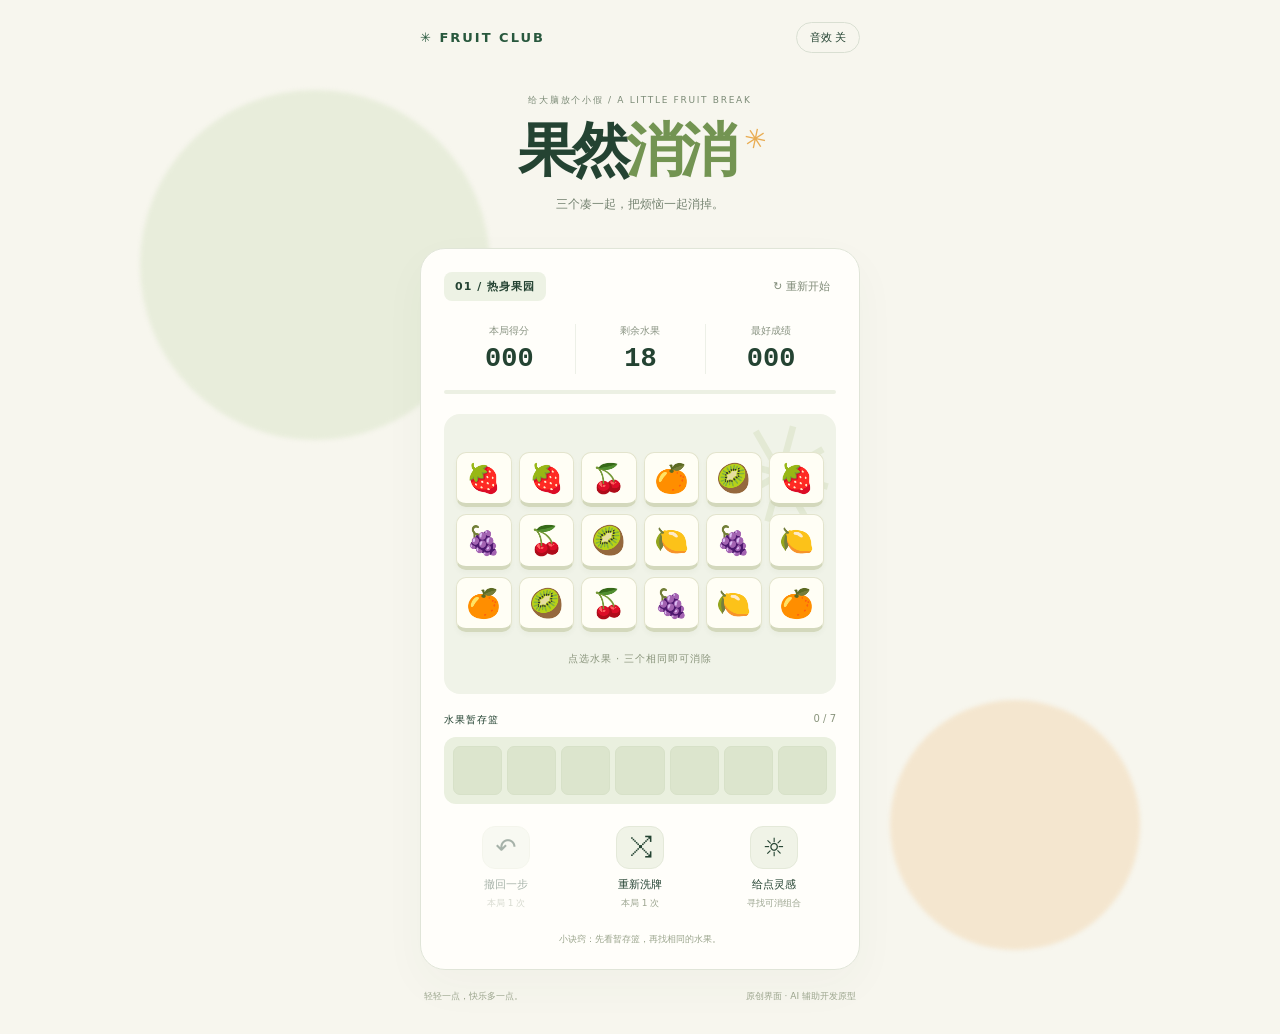
<file: index.html>
<!doctype html>
<html lang="zh-CN"><head><meta charset="UTF-8"><meta name="viewport" content="width=device-width,initial-scale=1"><title>果然消消 · 把烦恼一起消掉</title><link rel="stylesheet" href="style.css"></head>
<body><div class="ambient a"></div><div class="ambient b"></div><main>
<header><a class="brand" href="./">✳ FRUIT CLUB</a><button id="sound" class="pill" aria-label="开启音效">音效 关</button></header>
<section class="intro"><span class="eyebrow">给大脑放个小假 / A LITTLE FRUIT BREAK</span><h1>果然<span>消消</span><i>✳</i></h1><p>三个凑一起，把烦恼一起消掉。</p></section>
<section class="game" aria-label="水果三消游戏"><div class="game-top"><span class="level" id="level">01 / 热身果园</span><button id="restart" class="text-btn">↻ 重新开始</button></div>
<div class="stats"><div><small>本局得分</small><strong id="score">000</strong></div><div><small>剩余水果</small><strong id="left">18</strong></div><div><small>最好成绩</small><strong id="best">000</strong></div></div>
<div class="progress"><div id="progress"></div></div><div class="board-wrap"><div class="sprout">✳</div><div id="board" class="board"></div><div class="board-note" id="note">点选水果 · 三个相同即可消除</div></div>
<div class="tray-head"><b>水果暂存篮</b><span id="tray-count">0 / 7</span></div><div id="tray" class="tray" aria-label="七格暂存篮"></div>
<div class="tools"><button id="undo"><span>↶</span><b>撤回一步</b><small id="undo-count">本局 1 次</small></button><button id="shuffle"><span>⤨</span><b>重新洗牌</b><small id="shuffle-count">本局 1 次</small></button><button id="hint"><span>☼</span><b>给点灵感</b><small>寻找可消组合</small></button></div>
<p class="tip">小诀窍：先看暂存篮，再找相同的水果。</p></section>
<footer><span>轻轻一点，快乐多一点。</span><b>原创界面 · AI 辅助开发原型</b></footer>
</main><div id="toast" role="status"></div><div id="modal" class="overlay" hidden><div class="dialog"><span id="result-icon">✳</span><small id="result-tag">NICE PICK!</small><h2 id="result-title">果然有两下子</h2><p id="result-copy"></p><button id="next" class="primary">挑战下一关 →</button><button id="again" class="secondary">再来一次</button></div></div><script src="game.js"></script></body></html>
</file>
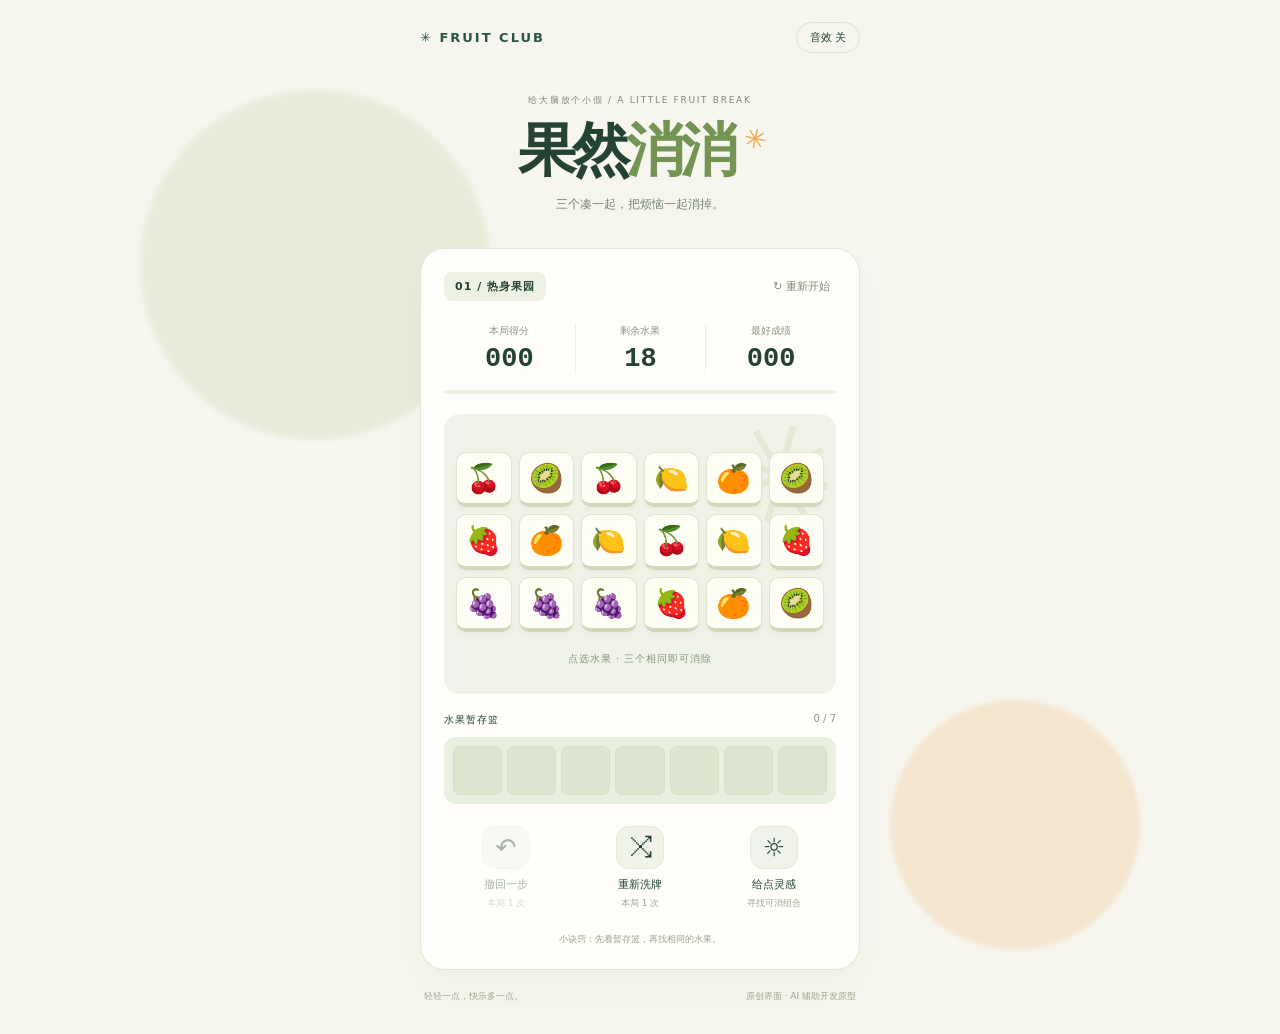
<file: 果然消消-双击即玩.html>
<!doctype html>
<html lang="zh-CN"><head><meta charset="UTF-8"><meta name="viewport" content="width=device-width,initial-scale=1"><title>果然消消 · 把烦恼一起消掉</title><style>
:root{--ink:#244332;--green:#28583d;--cream:#f7f6ee;--muted:#829084}*{box-sizing:border-box}body{margin:0;background:var(--cream);color:var(--ink);font-family:"Microsoft YaHei",system-ui,sans-serif;min-height:100vh}button,a{-webkit-tap-highlight-color:transparent}button{font:inherit;cursor:pointer;color:inherit}button:focus-visible,a:focus-visible{outline:3px solid #e8a550;outline-offset:4px}button:disabled{cursor:default;opacity:.4}main{width:min(100% - 40px,480px);margin:auto;position:relative}header{display:flex;justify-content:space-between;align-items:center;padding:26px 0}.brand{font-size:13px;letter-spacing:2px;font-weight:800;text-decoration:none;color:var(--green)}.pill{border:1px solid #d9dfd2;background:transparent;border-radius:30px;padding:7px 13px;font-size:11px}.intro{text-align:center;padding:15px 0 25px}.eyebrow{font-size:9px;letter-spacing:1.7px;color:#7c8b77}h1{font-size:58px;letter-spacing:-4px;margin:9px 0 7px;font-weight:900;position:relative;line-height:1.2}h1 span{color:#739452}h1 i{font-size:27px;display:inline-block;vertical-align:top;transform:rotate(12deg);margin:7px 0 0 10px;color:#e9ac51;font-style:normal}.intro p{font-size:12px;color:#748270;margin:10px}.game{background:#fffefa;border:1px solid #e0e5d8;border-radius:25px;padding:23px;box-shadow:0 16px 45px #30572b09}.game-top{display:flex;justify-content:space-between;align-items:center}.level{font-size:11px;font-weight:700;letter-spacing:1px;background:#edf2e4;padding:7px 11px;border-radius:8px}.text-btn{border:0;background:none;font-size:11px;color:#7f8a77}.stats{display:grid;grid-template-columns:1fr 1fr 1fr;text-align:center;padding:23px 0 16px}.stats div+div{border-left:1px solid #edf0e7}.stats small{display:block;font-size:10px;color:#8a9483}.stats strong{font-size:27px;font-family:ui-monospace,Consolas,monospace;display:block;margin-top:6px}.progress{height:4px;background:#ecf0e3;border-radius:5px;overflow:hidden}.progress div{height:100%;width:0;background:#88a969;transition:width .3s}.board-wrap{position:relative;background:#f0f3e8;border-radius:16px;margin:20px 0 19px;padding:23px 12px 12px;overflow:hidden;min-height:280px;display:flex;flex-direction:column;justify-content:center}.sprout{position:absolute;top:-16px;right:0;color:#e3e9d4;font-size:135px;transform:rotate(15deg);pointer-events:none}.board{display:grid;grid-template-columns:repeat(6,1fr);gap:7px;position:relative;z-index:1}.cell{position:relative;aspect-ratio:1}.tile{height:100%;width:100%;border:1px solid #e3e4cd;border-bottom:4px solid #d3d8bc;background:#fffef5;border-radius:10px;display:flex;align-items:center;justify-content:center;font-size:clamp(20px,5.7vw,28px);position:relative;transition:transform .12s,background .15s;box-shadow:0 3px 5px #4563310a}.tile:hover{transform:translateY(-3px);background:white}.tile:active{transform:scale(.91)}.cell.stacked:before{content:"";position:absolute;inset:4px -2px -4px 2px;background:#d8e1c8;border:1px solid #c0ccad;border-radius:10px}.tile.hinted{outline:3px solid #ecb24c;animation:pulse .5s infinite alternate}.board-note{font-size:10px;text-align:center;color:#89947b;margin-top:20px;letter-spacing:1px;z-index:1}.tray-head{display:flex;justify-content:space-between;font-size:10px;margin-bottom:10px}.tray-head b{font-weight:500;letter-spacing:1px}.tray-head span{color:#89947c}.tray{display:grid;grid-template-columns:repeat(7,1fr);gap:5px;background:#eaf0df;padding:9px;border-radius:12px}.slot{aspect-ratio:1;background:#dce5cd;border-radius:7px;display:flex;justify-content:center;align-items:center;font-size:24px;border:1px solid #d7e1c8}.slot.filled{background:#fffdf3;border-bottom:3px solid #cbd4b9;animation:pop .15s}.tray.danger{background:#f6ded0}.tools{display:flex;justify-content:space-around;margin-top:22px;gap:10px}.tools button{background:none;border:0;flex:1;padding:0}.tools button>span{display:flex;justify-content:center;align-items:center;background:#f0f3e7;border:1px solid #e4e9d9;border-radius:13px;font-size:25px;width:48px;height:43px;margin:0 auto 8px}.tools b{display:block;font-size:11px;font-weight:500}.tools small{display:block;font-size:9px;color:#9ba48f;margin-top:5px}.tip{font-size:9px;text-align:center;color:#9aa48c;margin:23px 0 0}footer{display:flex;justify-content:space-between;font-size:9px;color:#9aa48c;padding:20px 4px 30px}footer b{font-weight:400}.ambient{position:fixed;border-radius:50%;z-index:-1;filter:blur(2px)}.a{width:350px;height:350px;background:#e8eddb;top:10%;left:-160px}.b{width:250px;height:250px;background:#f4e6cf;bottom:-50px;right:-110px}#toast{position:fixed;bottom:35px;left:50%;transform:translate(-50%,20px);background:#244332;color:#fff;padding:12px 20px;border-radius:30px;opacity:0;transition:.2s;pointer-events:none;z-index:10;font-size:12px;white-space:nowrap}#toast.show{opacity:1;transform:translate(-50%,0)}.overlay{position:fixed;inset:0;background:#203b2c77;backdrop-filter:blur(6px);display:grid;place-items:center;z-index:20}.overlay[hidden]{display:none}.dialog{width:min(340px,90vw);background:#fffef6;padding:32px;text-align:center;border-radius:24px;box-shadow:0 20px 80px #152d3344}.dialog>span{font-size:65px;color:#8aa56b;display:block}.dialog>small{font-size:9px;letter-spacing:3px;color:#8ca06f}.dialog h2{font-size:25px;margin:15px 0}.dialog p{font-size:12px;color:#7e8a73;line-height:1.9}.dialog button{display:block;width:100%;border:0;border-radius:12px;padding:13px;margin-top:12px;font-size:12px}.primary{background:#315a3f;color:white}.secondary{background:#edf1e5}.confetti{position:fixed;top:-20px;pointer-events:none;z-index:22;animation:fall 2s ease-in forwards}@keyframes fall{to{transform:translateY(105vh) rotate(600deg);opacity:0}}@keyframes pulse{to{transform:translateY(-4px)}}@keyframes pop{from{transform:scale(.7)}to{transform:scale(1)}}@media(min-width:900px){main{width:440px}.intro{padding-top:9px}header{padding-top:22px}.a{left:calc(50% - 500px)}.b{right:calc(50% - 500px)}}@media(max-width:380px){main{width:calc(100% - 24px)}.game{padding:16px}.board{gap:5px}h1{font-size:50px}}
[hidden]{display:none!important}
.board{grid-template-columns:repeat(6,minmax(0,1fr))}.tile{min-width:0;padding:0}.slot{min-width:0}
</style></head>
<body><div class="ambient a"></div><div class="ambient b"></div><main>
<header><a class="brand" href="./">✳ FRUIT CLUB</a><button id="sound" class="pill" aria-label="开启音效">音效 关</button></header>
<section class="intro"><span class="eyebrow">给大脑放个小假 / A LITTLE FRUIT BREAK</span><h1>果然<span>消消</span><i>✳</i></h1><p>三个凑一起，把烦恼一起消掉。</p></section>
<section class="game" aria-label="水果三消游戏"><div class="game-top"><span class="level" id="level">01 / 热身果园</span><button id="restart" class="text-btn">↻ 重新开始</button></div>
<div class="stats"><div><small>本局得分</small><strong id="score">000</strong></div><div><small>剩余水果</small><strong id="left">18</strong></div><div><small>最好成绩</small><strong id="best">000</strong></div></div>
<div class="progress"><div id="progress"></div></div><div class="board-wrap"><div class="sprout">✳</div><div id="board" class="board"></div><div class="board-note" id="note">点选水果 · 三个相同即可消除</div></div>
<div class="tray-head"><b>水果暂存篮</b><span id="tray-count">0 / 7</span></div><div id="tray" class="tray" aria-label="七格暂存篮"></div>
<div class="tools"><button id="undo"><span>↶</span><b>撤回一步</b><small id="undo-count">本局 1 次</small></button><button id="shuffle"><span>⤨</span><b>重新洗牌</b><small id="shuffle-count">本局 1 次</small></button><button id="hint"><span>☼</span><b>给点灵感</b><small>寻找可消组合</small></button></div>
<p class="tip">小诀窍：先看暂存篮，再找相同的水果。</p></section>
<footer><span>轻轻一点，快乐多一点。</span><b>原创界面 · AI 辅助开发原型</b></footer>
</main><div id="toast" role="status"></div><div id="modal" class="overlay" hidden><div class="dialog"><span id="result-icon">✳</span><small id="result-tag">NICE PICK!</small><h2 id="result-title">果然有两下子</h2><p id="result-copy"></p><button id="next" class="primary">挑战下一关 →</button><button id="again" class="secondary">再来一次</button></div></div><script>(()=>{'use strict';
const $=id=>document.getElementById(id), fruits=['🍊','🍓','🍇','🥝','🍋','🍒'];
let level=1,cells=[],tray=[],score=0,total=0,history=null,undo=1,shuffle=1,ended=false,sound=false,best=0,toastTimer,audio;
try{best=Number(localStorage.getItem('fruit-best'))||0}catch{}
const mix=a=>{for(let i=a.length-1;i>0;i--){const j=Math.floor(Math.random()*(i+1));[a[i],a[j]]=[a[j],a[i]]}return a};
function toast(s){$('toast').textContent=s;$('toast').classList.add('show');clearTimeout(toastTimer);toastTimer=setTimeout(()=>$('toast').classList.remove('show'),2200)}
function tone(match=false){if(!sound)return;try{audio??=new(window.AudioContext||window.webkitAudioContext)();audio.resume();const o=audio.createOscillator(),g=audio.createGain();o.connect(g);g.connect(audio.destination);o.frequency.setValueAtTime(match?660:420,audio.currentTime);o.frequency.exponentialRampToValueAtTime(match?990:520,audio.currentTime+.12);g.gain.setValueAtTime(.07,audio.currentTime);g.gain.exponentialRampToValueAtTime(.001,audio.currentTime+.2);o.start();o.stop(audio.currentTime+.2)}catch{}}
function start(l=level){level=l;const count=l===1?18:54;let deck=[];for(let i=0;i<count/3;i++)deck.push(...Array(3).fill(fruits[i%6]));mix(deck);cells=Array.from({length:l===1?18:36},()=>[]);deck.forEach((f,i)=>cells[i%cells.length].push(f));tray=[];score=0;total=count;history=null;undo=1;shuffle=1;ended=false;$('modal').hidden=true;render()}
function render(){const remain=cells.reduce((s,c)=>s+c.length,0);$('level').textContent=level===1?'01 / 热身果园':'02 / 叠叠果园';$('score').textContent=String(score).padStart(3,'0');$('best').textContent=String(best).padStart(3,'0');$('left').textContent=remain;$('progress').style.width=((total-remain-tray.length)/total*100)+'%';$('board').replaceChildren();cells.forEach((stack,i)=>{const cell=document.createElement('div');cell.className='cell'+(stack.length>1?' stacked':'');if(stack.length){const b=document.createElement('button');b.className='tile';b.textContent=stack.at(-1);b.setAttribute('aria-label','选择'+stack.at(-1));b.onclick=()=>pick(i);cell.append(b)}$('board').append(cell)});$('tray').replaceChildren();for(let i=0;i<7;i++){const s=document.createElement('div');s.className='slot'+(tray[i]?' filled':'');s.textContent=tray[i]||'';$('tray').append(s)}$('tray').classList.toggle('danger',tray.length>=5);$('tray-count').textContent=tray.length+' / 7';$('undo').disabled=!undo||!history||ended;$('shuffle').disabled=!shuffle||ended;$('hint').disabled=ended;$('undo-count').textContent='本局 '+undo+' 次';$('shuffle-count').textContent='本局 '+shuffle+' 次';$('note').textContent=level===1?'点选水果 · 三个相同即可消除':'上层取走后，下层水果才会露出来'}
function pick(i){if(ended||!cells[i].length)return;history={cells:cells.map(c=>[...c]),tray:[...tray],score};const f=cells[i].pop();const last=tray.lastIndexOf(f);tray.splice(last<0?tray.length:last+1,0,f);const n=tray.filter(x=>x===f).length;let matched=false;if(n===3){tray=tray.filter(x=>x!==f);score+=100;matched=true;toast('漂亮！三消 +100')}tone(matched);if(score>best){best=score;try{localStorage.setItem('fruit-best',best)}catch{}}render();if(cells.every(c=>!c.length)&&!tray.length)finish(true);else if(tray.length>=7)finish(false)}
function finish(win){ended=true;render();$('result-icon').textContent=win?'✳':'🍃';$('result-tag').textContent=win?'NICE PICK!':'TAKE A LITTLE BREAK';$('result-title').textContent=win?'果然有两下子':'果篮有点挤啦';$('result-copy').textContent=win?'本局获得 '+score+' 分。'+(level===1?'来挑战双层果园吧！':'双层果园也被你拿下了！'):'拿下 '+score+' 分，再试一次。优先凑齐篮子里的水果。';$('next').textContent=level===1?'挑战双层果园 →':'再挑战双层果园 →';$('next').hidden=!win;$('modal').hidden=false;if(win)for(let i=0;i<32;i++){const p=document.createElement('span');p.className='confetti';p.textContent=['✳','●','■'][i%3];p.style.cssText=`left:${Math.random()*100}%;color:${['#91a969','#edb454','#ed9375'][i%3]};animation-delay:${Math.random()*.4}s`;document.body.append(p);setTimeout(()=>p.remove(),2600)}}
$('undo').onclick=()=>{if(!undo||!history||ended)return;cells=history.cells;tray=history.tray;score=history.score;history=null;undo--;render();toast('已撤回上一步')};
$('shuffle').onclick=()=>{if(!shuffle||ended)return;const a=mix(cells.flat());cells=cells.map(c=>c.map(()=>a.pop()));shuffle--;history=null;render();toast('果园已重新洗牌')};
$('hint').onclick=()=>{const visible=cells.map((c,i)=>({f:c.at(-1),i})).filter(c=>c.f);const candidate=fruits.map(f=>({f,need:3-tray.filter(x=>x===f).length})).sort((a,b)=>a.need-b.need).find(c=>visible.filter(x=>x.f===c.f).length>=c.need);if(!candidate){toast('暂时没有完整组合，试试洗牌');return}visible.filter(c=>c.f===candidate.f).slice(0,candidate.need).forEach(c=>$('board').children[c.i].firstElementChild.classList.add('hinted'));toast('试试发光的水果')};
$('restart').onclick=()=>{if(!ended&&history&&!confirm('重新开始当前关卡？'))return;start()};$('again').onclick=()=>start();$('next').onclick=()=>start(2);$('sound').onclick=()=>{sound=!sound;$('sound').textContent='音效 '+(sound?'开':'关');$('sound').setAttribute('aria-label',sound?'关闭音效':'开启音效');tone()};start();
})();
</script></body></html>
</file>
<file: style.css>
:root{--ink:#244332;--green:#28583d;--cream:#f7f6ee;--muted:#829084}*{box-sizing:border-box}body{margin:0;background:var(--cream);color:var(--ink);font-family:"Microsoft YaHei",system-ui,sans-serif;min-height:100vh}button,a{-webkit-tap-highlight-color:transparent}button{font:inherit;cursor:pointer;color:inherit}button:focus-visible,a:focus-visible{outline:3px solid #e8a550;outline-offset:4px}button:disabled{cursor:default;opacity:.4}main{width:min(100% - 40px,480px);margin:auto;position:relative}header{display:flex;justify-content:space-between;align-items:center;padding:26px 0}.brand{font-size:13px;letter-spacing:2px;font-weight:800;text-decoration:none;color:var(--green)}.pill{border:1px solid #d9dfd2;background:transparent;border-radius:30px;padding:7px 13px;font-size:11px}.intro{text-align:center;padding:15px 0 25px}.eyebrow{font-size:9px;letter-spacing:1.7px;color:#7c8b77}h1{font-size:58px;letter-spacing:-4px;margin:9px 0 7px;font-weight:900;position:relative;line-height:1.2}h1 span{color:#739452}h1 i{font-size:27px;display:inline-block;vertical-align:top;transform:rotate(12deg);margin:7px 0 0 10px;color:#e9ac51;font-style:normal}.intro p{font-size:12px;color:#748270;margin:10px}.game{background:#fffefa;border:1px solid #e0e5d8;border-radius:25px;padding:23px;box-shadow:0 16px 45px #30572b09}.game-top{display:flex;justify-content:space-between;align-items:center}.level{font-size:11px;font-weight:700;letter-spacing:1px;background:#edf2e4;padding:7px 11px;border-radius:8px}.text-btn{border:0;background:none;font-size:11px;color:#7f8a77}.stats{display:grid;grid-template-columns:1fr 1fr 1fr;text-align:center;padding:23px 0 16px}.stats div+div{border-left:1px solid #edf0e7}.stats small{display:block;font-size:10px;color:#8a9483}.stats strong{font-size:27px;font-family:ui-monospace,Consolas,monospace;display:block;margin-top:6px}.progress{height:4px;background:#ecf0e3;border-radius:5px;overflow:hidden}.progress div{height:100%;width:0;background:#88a969;transition:width .3s}.board-wrap{position:relative;background:#f0f3e8;border-radius:16px;margin:20px 0 19px;padding:23px 12px 12px;overflow:hidden;min-height:280px;display:flex;flex-direction:column;justify-content:center}.sprout{position:absolute;top:-16px;right:0;color:#e3e9d4;font-size:135px;transform:rotate(15deg);pointer-events:none}.board{display:grid;grid-template-columns:repeat(6,1fr);gap:7px;position:relative;z-index:1}.cell{position:relative;aspect-ratio:1}.tile{height:100%;width:100%;border:1px solid #e3e4cd;border-bottom:4px solid #d3d8bc;background:#fffef5;border-radius:10px;display:flex;align-items:center;justify-content:center;font-size:clamp(20px,5.7vw,28px);position:relative;transition:transform .12s,background .15s;box-shadow:0 3px 5px #4563310a}.tile:hover{transform:translateY(-3px);background:white}.tile:active{transform:scale(.91)}.cell.stacked:before{content:"";position:absolute;inset:4px -2px -4px 2px;background:#d8e1c8;border:1px solid #c0ccad;border-radius:10px}.tile.hinted{outline:3px solid #ecb24c;animation:pulse .5s infinite alternate}.board-note{font-size:10px;text-align:center;color:#89947b;margin-top:20px;letter-spacing:1px;z-index:1}.tray-head{display:flex;justify-content:space-between;font-size:10px;margin-bottom:10px}.tray-head b{font-weight:500;letter-spacing:1px}.tray-head span{color:#89947c}.tray{display:grid;grid-template-columns:repeat(7,1fr);gap:5px;background:#eaf0df;padding:9px;border-radius:12px}.slot{aspect-ratio:1;background:#dce5cd;border-radius:7px;display:flex;justify-content:center;align-items:center;font-size:24px;border:1px solid #d7e1c8}.slot.filled{background:#fffdf3;border-bottom:3px solid #cbd4b9;animation:pop .15s}.tray.danger{background:#f6ded0}.tools{display:flex;justify-content:space-around;margin-top:22px;gap:10px}.tools button{background:none;border:0;flex:1;padding:0}.tools button>span{display:flex;justify-content:center;align-items:center;background:#f0f3e7;border:1px solid #e4e9d9;border-radius:13px;font-size:25px;width:48px;height:43px;margin:0 auto 8px}.tools b{display:block;font-size:11px;font-weight:500}.tools small{display:block;font-size:9px;color:#9ba48f;margin-top:5px}.tip{font-size:9px;text-align:center;color:#9aa48c;margin:23px 0 0}footer{display:flex;justify-content:space-between;font-size:9px;color:#9aa48c;padding:20px 4px 30px}footer b{font-weight:400}.ambient{position:fixed;border-radius:50%;z-index:-1;filter:blur(2px)}.a{width:350px;height:350px;background:#e8eddb;top:10%;left:-160px}.b{width:250px;height:250px;background:#f4e6cf;bottom:-50px;right:-110px}#toast{position:fixed;bottom:35px;left:50%;transform:translate(-50%,20px);background:#244332;color:#fff;padding:12px 20px;border-radius:30px;opacity:0;transition:.2s;pointer-events:none;z-index:10;font-size:12px;white-space:nowrap}#toast.show{opacity:1;transform:translate(-50%,0)}.overlay{position:fixed;inset:0;background:#203b2c77;backdrop-filter:blur(6px);display:grid;place-items:center;z-index:20}.overlay[hidden]{display:none}.dialog{width:min(340px,90vw);background:#fffef6;padding:32px;text-align:center;border-radius:24px;box-shadow:0 20px 80px #152d3344}.dialog>span{font-size:65px;color:#8aa56b;display:block}.dialog>small{font-size:9px;letter-spacing:3px;color:#8ca06f}.dialog h2{font-size:25px;margin:15px 0}.dialog p{font-size:12px;color:#7e8a73;line-height:1.9}.dialog button{display:block;width:100%;border:0;border-radius:12px;padding:13px;margin-top:12px;font-size:12px}.primary{background:#315a3f;color:white}.secondary{background:#edf1e5}.confetti{position:fixed;top:-20px;pointer-events:none;z-index:22;animation:fall 2s ease-in forwards}@keyframes fall{to{transform:translateY(105vh) rotate(600deg);opacity:0}}@keyframes pulse{to{transform:translateY(-4px)}}@keyframes pop{from{transform:scale(.7)}to{transform:scale(1)}}@media(min-width:900px){main{width:440px}.intro{padding-top:9px}header{padding-top:22px}.a{left:calc(50% - 500px)}.b{right:calc(50% - 500px)}}@media(max-width:380px){main{width:calc(100% - 24px)}.game{padding:16px}.board{gap:5px}h1{font-size:50px}}
[hidden]{display:none!important}
.board{grid-template-columns:repeat(6,minmax(0,1fr))}.tile{min-width:0;padding:0}.slot{min-width:0}
</file>
